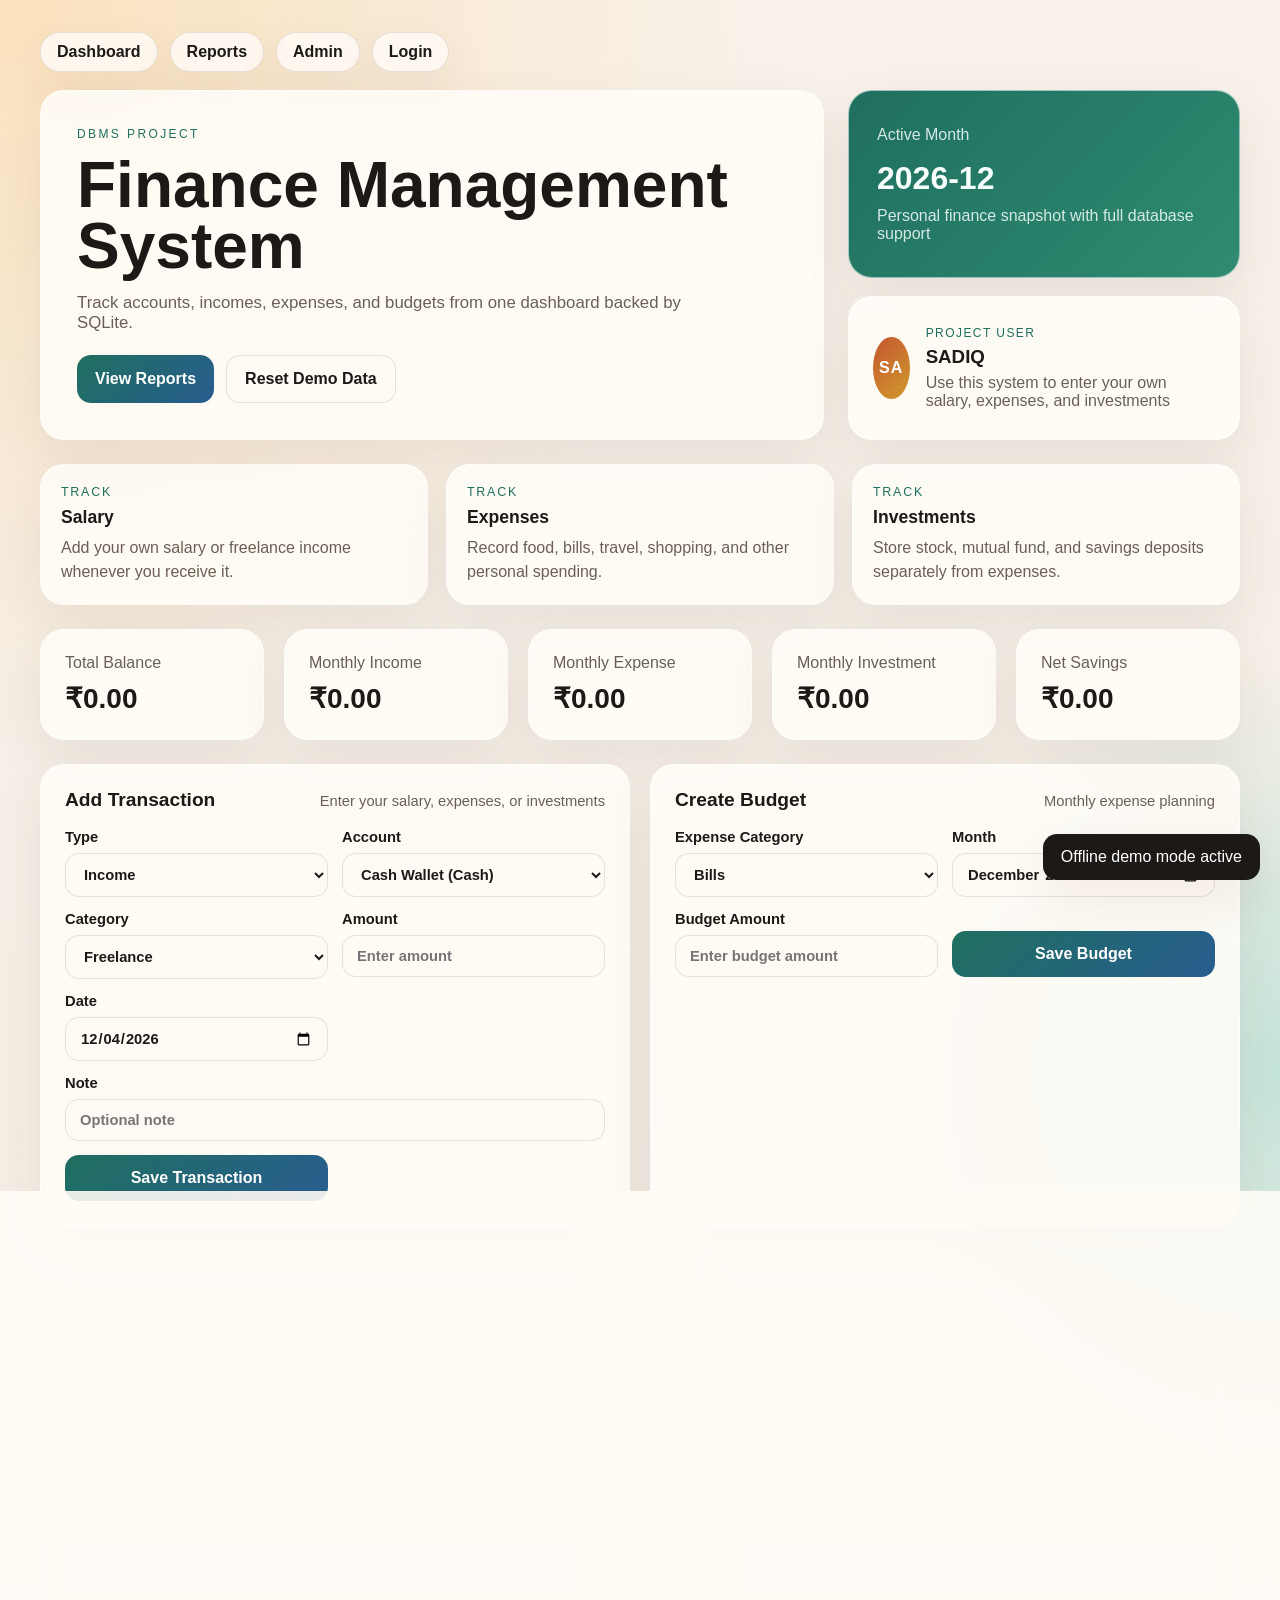
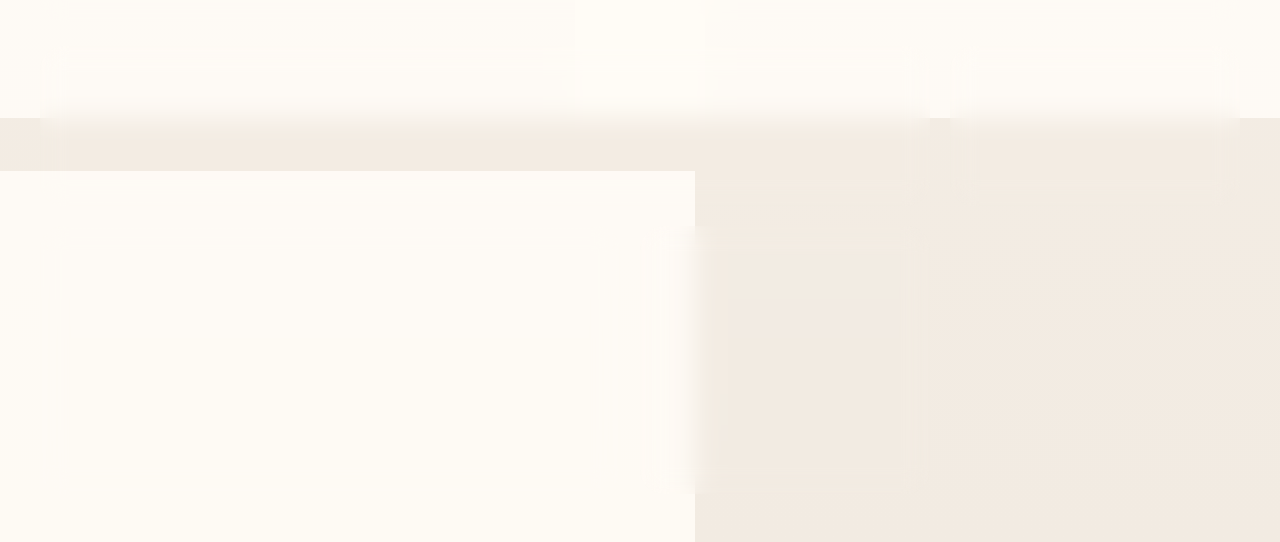
<file: static/index.html>
<!DOCTYPE html>
<html lang="en">
<head>
    <meta charset="UTF-8">
    <meta name="viewport" content="width=device-width, initial-scale=1.0">
    <title>Finance Management System</title>
    <link rel="stylesheet" href="styles.css">
</head>
<body>
    <div class="page-shell">
        <nav class="top-nav">
            <a href="index.html">Dashboard</a>
            <a href="reports.html">Reports</a>
            <a href="admin.html">Admin</a>
            <a href="login.html">Login</a>
        </nav>
        <header class="hero">
            <div class="hero-copy">
                <p class="eyebrow">DBMS Project</p>
                <h1>Finance Management System</h1>
                <p class="hero-text">
                    Track accounts, incomes, expenses, and budgets from one dashboard backed by SQLite.
                </p>
                <div class="hero-actions">
                    <a class="hero-link" href="reports.html">View Reports</a>
                    <button type="button" id="reset-demo-button" class="secondary-button">Reset Demo Data</button>
                </div>
            </div>
            <div class="hero-stack">
                <div class="hero-card">
                    <p>Active Month</p>
                    <h2 id="active-month">-</h2>
                    <span>Personal finance snapshot with full database support</span>
                </div>
                <div class="profile-card">
                    <div class="profile-badge">SA</div>
                    <div>
                        <p class="profile-label">Project User</p>
                        <h3>SADIQ</h3>
                        <span>Use this system to enter your own salary, expenses, and investments</span>
                    </div>
                </div>
            </div>
        </header>

        <section class="audience-strip">
            <div class="audience-card">
                <p>Track</p>
                <strong>Salary</strong>
                <span>Add your own salary or freelance income whenever you receive it.</span>
            </div>
            <div class="audience-card">
                <p>Track</p>
                <strong>Expenses</strong>
                <span>Record food, bills, travel, shopping, and other personal spending.</span>
            </div>
            <div class="audience-card">
                <p>Track</p>
                <strong>Investments</strong>
                <span>Store stock, mutual fund, and savings deposits separately from expenses.</span>
            </div>
        </section>

        <main>
            <section class="summary-grid">
                <article class="summary-card">
                    <p>Total Balance</p>
                    <h3 id="total-balance">Rs. 0</h3>
                </article>
                <article class="summary-card">
                    <p>Monthly Income</p>
                    <h3 id="monthly-income">Rs. 0</h3>
                </article>
                <article class="summary-card">
                    <p>Monthly Expense</p>
                    <h3 id="monthly-expense">Rs. 0</h3>
                </article>
                <article class="summary-card">
                    <p>Monthly Investment</p>
                    <h3 id="monthly-investment">Rs. 0</h3>
                </article>
                <article class="summary-card">
                    <p>Net Savings</p>
                    <h3 id="net-savings">Rs. 0</h3>
                </article>
            </section>

            <section class="content-grid">
                <div class="panel">
                    <div class="panel-head">
                        <h2>Add Transaction</h2>
                        <span>Enter your salary, expenses, or investments</span>
                    </div>
                    <form id="transaction-form" class="form-grid">
                        <label>
                            Type
                            <select name="type" id="transaction-type" required>
                                <option value="income">Income</option>
                                <option value="expense">Expense</option>
                                <option value="investment">Investment</option>
                            </select>
                        </label>
                        <label>
                            Account
                            <select name="account_id" id="transaction-account" required></select>
                        </label>
                        <label>
                            Category
                            <select name="category_id" id="transaction-category" required></select>
                        </label>
                        <label>
                            Amount
                            <input type="text" name="amount" inputmode="decimal" placeholder="Enter amount" required>
                        </label>
                        <label>
                            Date
                            <input type="date" name="transaction_date" id="transaction-date" required>
                        </label>
                        <label class="full-width">
                            Note
                            <input type="text" name="note" placeholder="Optional note">
                        </label>
                        <button type="submit">Save Transaction</button>
                    </form>
                </div>

                <div class="panel">
                    <div class="panel-head">
                        <h2>Create Budget</h2>
                        <span>Monthly expense planning</span>
                    </div>
                    <form id="budget-form" class="form-grid">
                        <label>
                            Expense Category
                            <select name="category_id" id="budget-category" required></select>
                        </label>
                        <label>
                            Month
                            <input type="month" name="month" id="budget-month" required>
                        </label>
                        <label>
                            Budget Amount
                            <input type="text" name="amount_limit" inputmode="decimal" placeholder="Enter budget amount" required>
                        </label>
                        <button type="submit">Save Budget</button>
                    </form>
                </div>

                <div class="panel">
                    <div class="panel-head">
                        <h2>Add Account</h2>
                        <span>Cash, bank, wallet and more</span>
                    </div>
                    <form id="account-form" class="form-grid compact">
                        <label>
                            Account Name
                            <input type="text" name="name" required>
                        </label>
                        <label>
                            Type
                            <input type="text" name="type" placeholder="Bank / Cash / UPI" required>
                        </label>
                        <label>
                            Opening Balance
                            <input type="text" name="balance" inputmode="decimal" placeholder="Enter opening balance" required>
                        </label>
                        <button type="submit">Add Account</button>
                    </form>
                </div>

                <div class="panel">
                    <div class="panel-head">
                        <h2>Add Category</h2>
                        <span>Custom income and expense groups</span>
                    </div>
                    <form id="category-form" class="form-grid compact">
                        <label>
                            Category Name
                            <input type="text" name="name" required>
                        </label>
                        <label>
                            Type
                            <select name="type" required>
                                <option value="income">Income</option>
                                <option value="expense">Expense</option>
                                <option value="investment">Investment</option>
                            </select>
                        </label>
                        <button type="submit">Add Category</button>
                    </form>
                </div>
            </section>

            <section class="content-grid lower-grid">
                <div class="panel wide-panel">
                    <div class="panel-head">
                        <h2>Recent Transactions</h2>
                        <span>Latest money movements</span>
                    </div>
                    <div class="table-wrap">
                        <table>
                            <thead>
                                <tr>
                                    <th>Date</th>
                                    <th>Type</th>
                                    <th>Category</th>
                                    <th>Account</th>
                                    <th>Amount</th>
                                    <th>Note</th>
                                </tr>
                            </thead>
                            <tbody id="transaction-table-body"></tbody>
                        </table>
                    </div>
                </div>

                <div class="panel">
                    <div class="panel-head">
                        <h2>Budget Progress</h2>
                        <span>Compare spending against limits</span>
                    </div>
                    <div id="budget-progress-list" class="stack-list"></div>
                </div>

                <div class="panel">
                    <div class="panel-head">
                        <h2>Expense Breakdown</h2>
                        <span>Monthly category insights</span>
                    </div>
                    <div id="expense-breakdown" class="stack-list"></div>
                </div>

                <div class="panel">
                    <div class="panel-head">
                        <h2>Accounts</h2>
                        <span>Available balance by source</span>
                    </div>
                    <div id="accounts-list" class="stack-list"></div>
                </div>
            </section>
        </main>
    </div>

    <div id="toast" class="toast hidden"></div>
    <script src="app.js"></script>
</body>
</html>
</file>
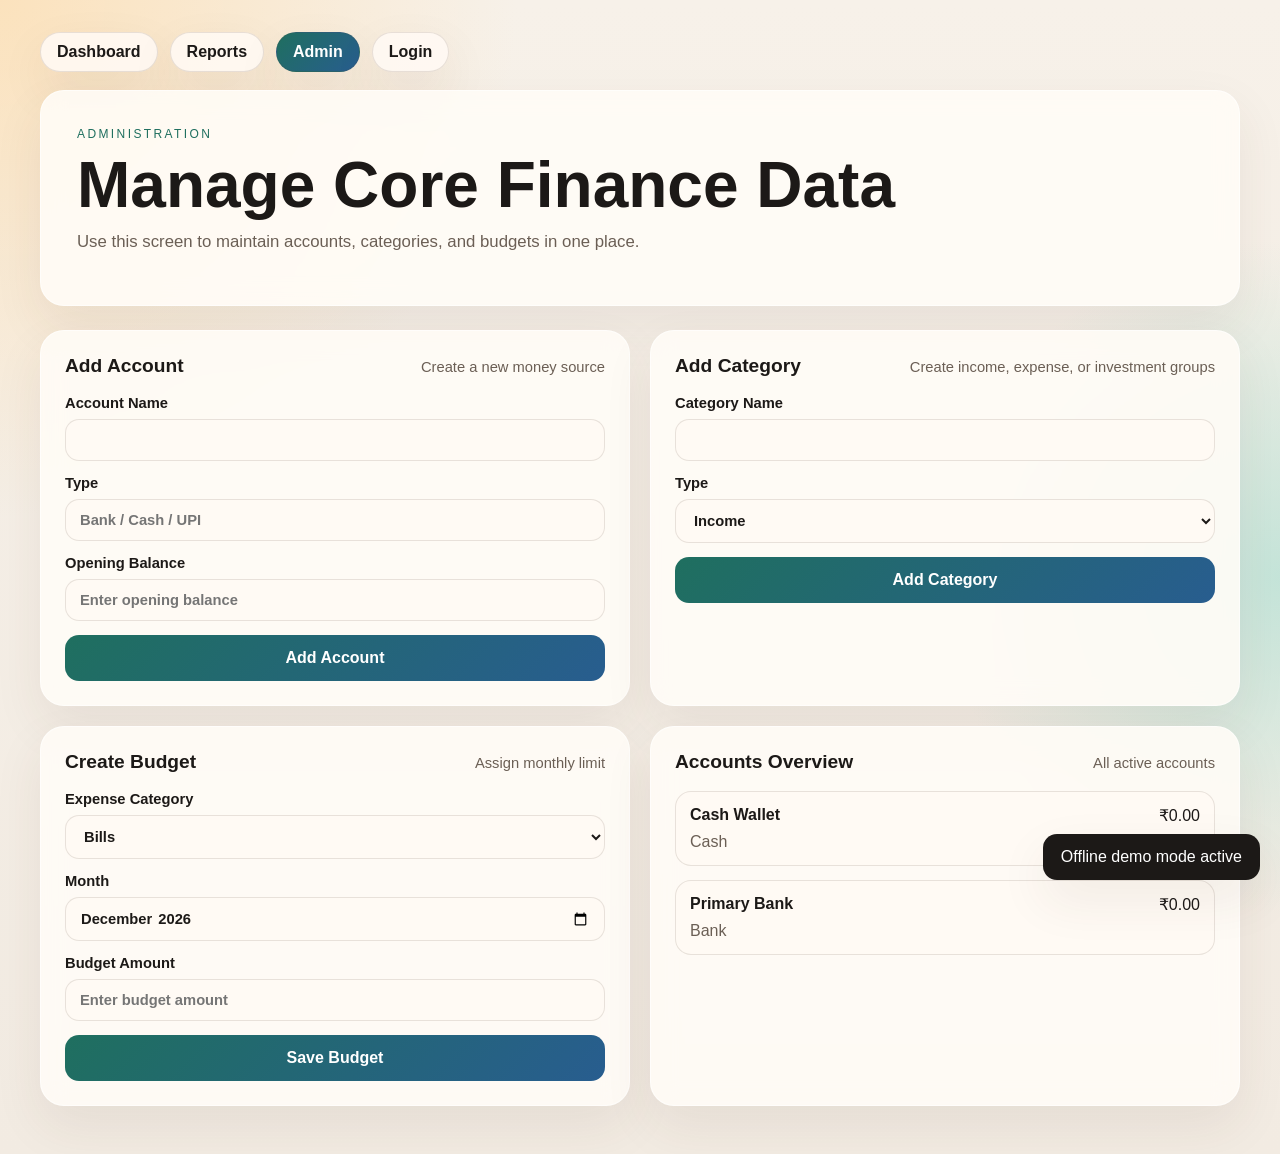
<file: static/admin.html>
<!DOCTYPE html>
<html lang="en">
<head>
    <meta charset="UTF-8">
    <meta name="viewport" content="width=device-width, initial-scale=1.0">
    <title>Finance Admin Panel</title>
    <link rel="stylesheet" href="styles.css">
</head>
<body>
    <div class="page-shell">
        <nav class="top-nav">
            <a href="index.html">Dashboard</a>
            <a href="reports.html">Reports</a>
            <a href="admin.html" class="active">Admin</a>
            <a href="login.html">Login</a>
        </nav>

        <header class="hero single-column">
            <div class="hero-copy">
                <p class="eyebrow">Administration</p>
                <h1>Manage Core Finance Data</h1>
                <p class="hero-text">Use this screen to maintain accounts, categories, and budgets in one place.</p>
            </div>
        </header>

        <section class="content-grid">
            <div class="panel">
                <div class="panel-head">
                    <h2>Add Account</h2>
                    <span>Create a new money source</span>
                </div>
                <form id="account-form" class="form-grid compact">
                    <label>
                        Account Name
                        <input type="text" name="name" required>
                    </label>
                    <label>
                        Type
                        <input type="text" name="type" placeholder="Bank / Cash / UPI" required>
                    </label>
                    <label>
                        Opening Balance
                        <input type="text" name="balance" inputmode="decimal" placeholder="Enter opening balance" required>
                    </label>
                    <button type="submit">Add Account</button>
                </form>
            </div>

            <div class="panel">
                <div class="panel-head">
                    <h2>Add Category</h2>
                    <span>Create income, expense, or investment groups</span>
                </div>
                <form id="category-form" class="form-grid compact">
                    <label>
                        Category Name
                        <input type="text" name="name" required>
                    </label>
                    <label>
                        Type
                        <select name="type" required>
                            <option value="income">Income</option>
                            <option value="expense">Expense</option>
                            <option value="investment">Investment</option>
                        </select>
                    </label>
                    <button type="submit">Add Category</button>
                </form>
            </div>

            <div class="panel">
                <div class="panel-head">
                    <h2>Create Budget</h2>
                    <span>Assign monthly limit</span>
                </div>
                <form id="budget-form" class="form-grid compact">
                    <label>
                        Expense Category
                        <select name="category_id" id="budget-category" required></select>
                    </label>
                    <label>
                        Month
                        <input type="month" name="month" id="budget-month" required>
                    </label>
                    <label>
                        Budget Amount
                        <input type="text" name="amount_limit" inputmode="decimal" placeholder="Enter budget amount" required>
                    </label>
                    <button type="submit">Save Budget</button>
                </form>
            </div>

            <div class="panel">
                <div class="panel-head">
                    <h2>Accounts Overview</h2>
                    <span>All active accounts</span>
                </div>
                <div id="accounts-list" class="stack-list"></div>
            </div>
        </section>
    </div>

    <div id="toast" class="toast hidden"></div>
    <script src="app.js"></script>
</body>
</html>
</file>
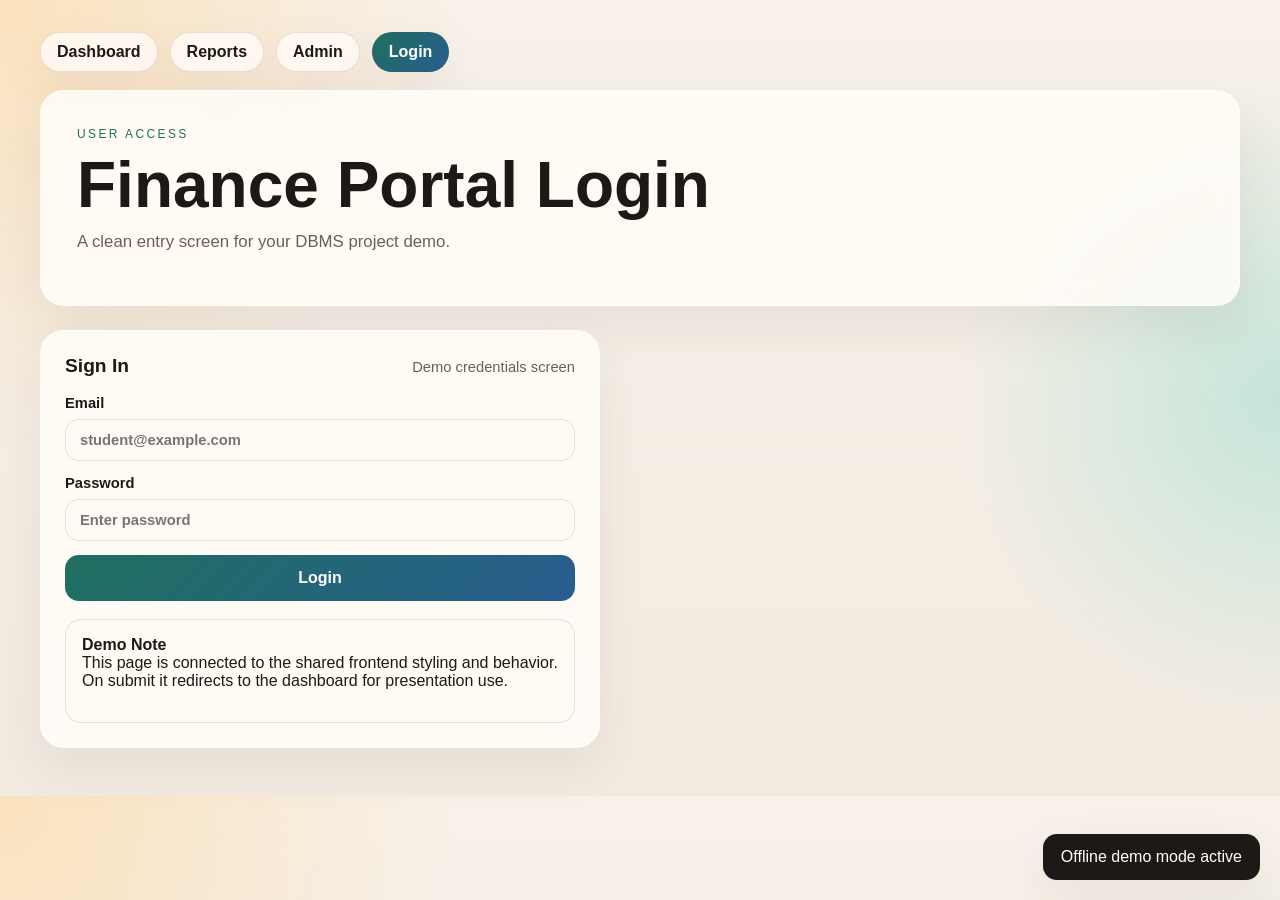
<file: static/login.html>
<!DOCTYPE html>
<html lang="en">
<head>
    <meta charset="UTF-8">
    <meta name="viewport" content="width=device-width, initial-scale=1.0">
    <title>Finance System Login</title>
    <link rel="stylesheet" href="styles.css">
</head>
<body>
    <div class="page-shell">
        <nav class="top-nav">
            <a href="index.html">Dashboard</a>
            <a href="reports.html">Reports</a>
            <a href="admin.html">Admin</a>
            <a href="login.html" class="active">Login</a>
        </nav>

        <section class="hero single-column">
            <div class="hero-copy">
                <p class="eyebrow">User Access</p>
                <h1>Finance Portal Login</h1>
                <p class="hero-text">A clean entry screen for your DBMS project demo.</p>
            </div>
        </section>

        <section class="content-grid single-panel">
            <div class="panel auth-panel">
                <div class="panel-head">
                    <h2>Sign In</h2>
                    <span>Demo credentials screen</span>
                </div>
                <form class="form-grid compact" id="login-form">
                    <label>
                        Email
                        <input type="email" name="email" placeholder="student@example.com" required>
                    </label>
                    <label>
                        Password
                        <input type="password" name="password" placeholder="Enter password" required>
                    </label>
                    <button type="submit">Login</button>
                </form>
                <div class="info-card">
                    <strong>Demo Note</strong>
                    <p>This page is connected to the shared frontend styling and behavior. On submit it redirects to the dashboard for presentation use.</p>
                </div>
            </div>
        </section>
    </div>

    <div id="toast" class="toast hidden"></div>
    <script src="app.js"></script>
</body>
</html>
</file>
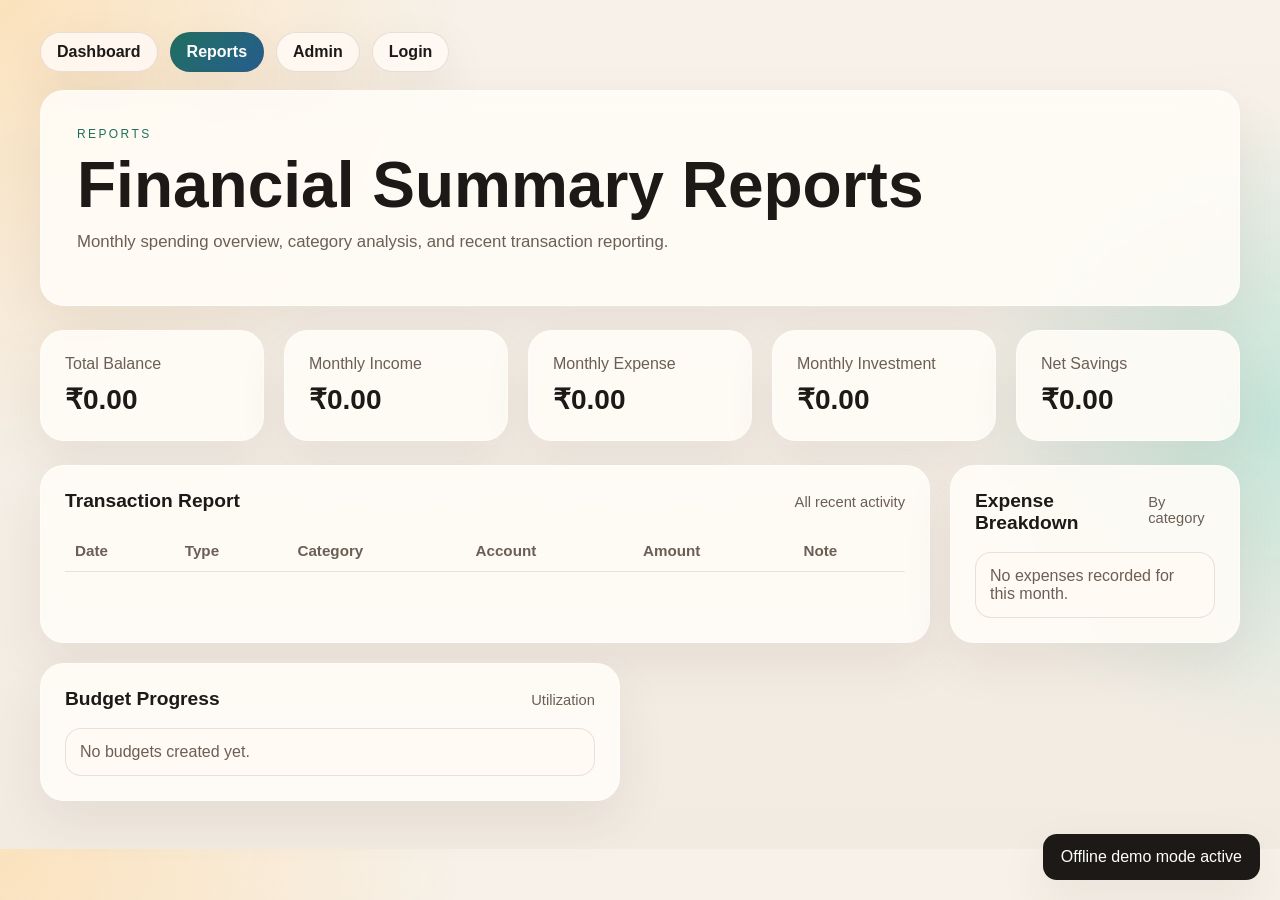
<file: static/reports.html>
<!DOCTYPE html>
<html lang="en">
<head>
    <meta charset="UTF-8">
    <meta name="viewport" content="width=device-width, initial-scale=1.0">
    <title>Finance Reports</title>
    <link rel="stylesheet" href="styles.css">
</head>
<body>
    <div class="page-shell">
        <nav class="top-nav">
            <a href="index.html">Dashboard</a>
            <a href="reports.html" class="active">Reports</a>
            <a href="admin.html">Admin</a>
            <a href="login.html">Login</a>
        </nav>

        <header class="hero single-column">
            <div class="hero-copy">
                <p class="eyebrow">Reports</p>
                <h1>Financial Summary Reports</h1>
                <p class="hero-text">Monthly spending overview, category analysis, and recent transaction reporting.</p>
            </div>
        </header>

        <section class="summary-grid">
            <article class="summary-card">
                <p>Total Balance</p>
                <h3 id="total-balance">Rs. 0</h3>
            </article>
            <article class="summary-card">
                <p>Monthly Income</p>
                <h3 id="monthly-income">Rs. 0</h3>
            </article>
            <article class="summary-card">
                <p>Monthly Expense</p>
                <h3 id="monthly-expense">Rs. 0</h3>
            </article>
            <article class="summary-card">
                <p>Monthly Investment</p>
                <h3 id="monthly-investment">Rs. 0</h3>
            </article>
            <article class="summary-card">
                <p>Net Savings</p>
                <h3 id="net-savings">Rs. 0</h3>
            </article>
        </section>

        <section class="content-grid lower-grid">
            <div class="panel wide-panel">
                <div class="panel-head">
                    <h2>Transaction Report</h2>
                    <span>All recent activity</span>
                </div>
                <div class="table-wrap">
                    <table>
                        <thead>
                            <tr>
                                <th>Date</th>
                                <th>Type</th>
                                <th>Category</th>
                                <th>Account</th>
                                <th>Amount</th>
                                <th>Note</th>
                            </tr>
                        </thead>
                        <tbody id="transaction-table-body"></tbody>
                    </table>
                </div>
            </div>
            <div class="panel">
                <div class="panel-head">
                    <h2>Expense Breakdown</h2>
                    <span>By category</span>
                </div>
                <div id="expense-breakdown" class="stack-list"></div>
            </div>
            <div class="panel">
                <div class="panel-head">
                    <h2>Budget Progress</h2>
                    <span>Utilization</span>
                </div>
                <div id="budget-progress-list" class="stack-list"></div>
            </div>
        </section>
    </div>

    <div id="toast" class="toast hidden"></div>
    <script src="app.js"></script>
</body>
</html>
</file>
<file: static/styles.css>
:root {
    --bg: #f4efe7;
    --panel: rgba(255, 252, 247, 0.9);
    --panel-strong: #fffaf4;
    --text: #1c1917;
    --muted: #6b5f55;
    --line: rgba(94, 75, 58, 0.14);
    --accent: #1f6f5f;
    --income: #177245;
    --expense: #c4552f;
    --shadow: 0 20px 50px rgba(74, 53, 34, 0.08);
}

* {
    box-sizing: border-box;
}

body {
    margin: 0;
    font-family: "Segoe UI", Tahoma, Geneva, Verdana, sans-serif;
    color: var(--text);
    background:
        radial-gradient(circle at top left, rgba(255, 214, 153, 0.55), transparent 30%),
        radial-gradient(circle at right, rgba(185, 226, 214, 0.8), transparent 24%),
        linear-gradient(180deg, #f7f1e9 0%, #f2ebe2 100%);
}

.page-shell {
    width: min(1200px, calc(100% - 32px));
    margin: 32px auto 48px;
}

.top-nav {
    display: flex;
    gap: 12px;
    flex-wrap: wrap;
    margin-bottom: 18px;
}

.top-nav a {
    text-decoration: none;
    color: var(--text);
    background: rgba(255, 250, 244, 0.88);
    border: 1px solid var(--line);
    padding: 10px 16px;
    border-radius: 999px;
    font-weight: 700;
    box-shadow: var(--shadow);
}

.top-nav a.active {
    background: linear-gradient(135deg, #1f6f5f, #285d8f);
    color: white;
}

.hero {
    display: grid;
    grid-template-columns: 2fr 1fr;
    gap: 24px;
    align-items: stretch;
    margin-bottom: 24px;
}

.hero-stack {
    display: grid;
    gap: 18px;
}

.single-column {
    grid-template-columns: 1fr;
}

.hero-copy,
.hero-card,
.panel,
.summary-card {
    background: var(--panel);
    backdrop-filter: blur(12px);
    border: 1px solid rgba(255, 255, 255, 0.55);
    border-radius: 24px;
    box-shadow: var(--shadow);
}

.hero-copy {
    padding: 36px;
}

.hero-actions {
    display: flex;
    gap: 12px;
    flex-wrap: wrap;
    margin-top: 22px;
}

.hero-link,
.secondary-button {
    display: inline-flex;
    align-items: center;
    justify-content: center;
    text-decoration: none;
    min-height: 48px;
}

.hero-link {
    background: linear-gradient(135deg, #1f6f5f, #285d8f);
    color: white;
    padding: 12px 18px;
    border-radius: 14px;
    font-weight: 700;
}

.eyebrow {
    text-transform: uppercase;
    letter-spacing: 0.2em;
    font-size: 12px;
    color: var(--accent);
    margin-bottom: 14px;
}

h1,
h2,
h3,
p {
    margin-top: 0;
}

h1 {
    font-size: clamp(2.2rem, 5vw, 4.2rem);
    line-height: 0.95;
    margin-bottom: 16px;
}

.hero-text {
    max-width: 640px;
    color: var(--muted);
    font-size: 1.05rem;
}

.hero-card {
    padding: 28px;
    display: flex;
    flex-direction: column;
    justify-content: center;
    background: linear-gradient(135deg, #1f6f5f, #2f8b71);
    color: #f6fffb;
}

.profile-card,
.audience-card {
    background: var(--panel);
    backdrop-filter: blur(12px);
    border: 1px solid rgba(255, 255, 255, 0.55);
    border-radius: 24px;
    box-shadow: var(--shadow);
}

.profile-card {
    display: flex;
    gap: 16px;
    align-items: center;
    padding: 22px 24px;
}

.profile-badge {
    width: 62px;
    height: 62px;
    border-radius: 50%;
    display: grid;
    place-items: center;
    background: linear-gradient(135deg, #c4552f, #d19b2d);
    color: white;
    font-weight: 800;
    letter-spacing: 0.08em;
}

.profile-label {
    color: var(--accent);
    margin-bottom: 6px;
    text-transform: uppercase;
    letter-spacing: 0.12em;
    font-size: 0.75rem;
}

.profile-card h3 {
    margin-bottom: 6px;
}

.profile-card span {
    color: var(--muted);
}

.audience-strip {
    display: grid;
    grid-template-columns: repeat(3, 1fr);
    gap: 18px;
    margin-bottom: 24px;
}

.audience-card {
    padding: 20px;
}

.audience-card p {
    color: var(--accent);
    font-size: 0.78rem;
    text-transform: uppercase;
    letter-spacing: 0.14em;
    margin-bottom: 8px;
}

.audience-card strong {
    display: block;
    font-size: 1.1rem;
    margin-bottom: 8px;
}

.audience-card span {
    color: var(--muted);
    line-height: 1.5;
}

.hero-card p,
.hero-card span {
    color: rgba(246, 255, 251, 0.84);
}

.hero-card h2 {
    font-size: 2rem;
    margin-bottom: 10px;
}

.summary-grid,
.content-grid {
    display: grid;
    gap: 20px;
}

.summary-grid {
    grid-template-columns: repeat(5, 1fr);
    margin-bottom: 24px;
}

.summary-card {
    padding: 24px;
}

.summary-card p {
    color: var(--muted);
    margin-bottom: 10px;
}

.summary-card h3 {
    font-size: 1.75rem;
    margin-bottom: 0;
}

.content-grid {
    grid-template-columns: repeat(2, 1fr);
    margin-bottom: 24px;
}

.lower-grid {
    grid-template-columns: 2fr 1fr 1fr;
}

.wide-panel {
    grid-column: span 2;
}

.panel {
    padding: 24px;
}

.single-panel {
    grid-template-columns: 1fr;
}

.panel-head {
    display: flex;
    justify-content: space-between;
    gap: 12px;
    align-items: baseline;
    margin-bottom: 18px;
}

.panel-head h2 {
    margin-bottom: 0;
    font-size: 1.2rem;
}

.panel-head span {
    color: var(--muted);
    font-size: 0.92rem;
}

.form-grid {
    display: grid;
    grid-template-columns: repeat(2, 1fr);
    gap: 14px;
}

.form-grid.compact {
    grid-template-columns: 1fr;
}

.full-width {
    grid-column: 1 / -1;
}

label {
    display: flex;
    flex-direction: column;
    gap: 8px;
    font-weight: 600;
    font-size: 0.92rem;
}

input,
select,
button {
    font: inherit;
    border-radius: 14px;
}

input,
select {
    border: 1px solid var(--line);
    background: var(--panel-strong);
    padding: 12px 14px;
    color: var(--text);
}

button {
    border: none;
    background: linear-gradient(135deg, #1f6f5f, #285d8f);
    color: white;
    font-weight: 700;
    padding: 14px 18px;
    cursor: pointer;
    align-self: end;
}

.secondary-button {
    background: rgba(255, 250, 244, 0.84);
    color: var(--text);
    border: 1px solid var(--line);
    padding: 12px 18px;
    font-weight: 700;
}

.table-wrap {
    overflow-x: auto;
}

table {
    width: 100%;
    border-collapse: collapse;
}

th,
td {
    text-align: left;
    padding: 12px 10px;
    border-bottom: 1px solid var(--line);
    font-size: 0.95rem;
}

th {
    color: var(--muted);
    font-weight: 700;
}

.stack-list {
    display: flex;
    flex-direction: column;
    gap: 14px;
}

.stack-item {
    padding: 14px;
    border-radius: 16px;
    background: var(--panel-strong);
    border: 1px solid var(--line);
}

.stack-item-head {
    display: flex;
    justify-content: space-between;
    gap: 12px;
    margin-bottom: 8px;
}

.stack-item p {
    margin-bottom: 0;
    color: var(--muted);
}

.progress {
    width: 100%;
    height: 10px;
    border-radius: 999px;
    background: #ece3d8;
    overflow: hidden;
    margin-top: 10px;
}

.progress > span {
    display: block;
    height: 100%;
    border-radius: inherit;
    background: linear-gradient(90deg, #d19b2d, #c4552f);
}

.chip {
    display: inline-flex;
    align-items: center;
    padding: 4px 10px;
    border-radius: 999px;
    font-size: 0.8rem;
    font-weight: 700;
}

.chip.income {
    background: rgba(23, 114, 69, 0.12);
    color: var(--income);
}

.chip.expense {
    background: rgba(196, 85, 47, 0.12);
    color: var(--expense);
}

.chip.investment {
    background: rgba(40, 93, 143, 0.14);
    color: #285d8f;
}

.toast {
    position: fixed;
    right: 20px;
    bottom: 20px;
    background: #1c1917;
    color: white;
    padding: 14px 18px;
    border-radius: 14px;
    box-shadow: var(--shadow);
}

.auth-panel {
    max-width: 560px;
}

.info-card {
    margin-top: 18px;
    padding: 16px;
    border-radius: 16px;
    background: var(--panel-strong);
    border: 1px solid var(--line);
}

.hidden {
    display: none;
}

@media (max-width: 980px) {
    .hero,
    .audience-strip,
    .summary-grid,
    .content-grid,
    .lower-grid {
        grid-template-columns: 1fr;
    }

    .wide-panel {
        grid-column: auto;
    }
}

@media (max-width: 640px) {
    .page-shell {
        width: min(100% - 20px, 100%);
        margin: 20px auto 36px;
    }

    .hero-copy,
    .hero-card,
    .profile-card,
    .audience-card,
    .panel,
    .summary-card {
        border-radius: 20px;
    }

    .hero-copy,
    .panel {
        padding: 18px;
    }

    .form-grid {
        grid-template-columns: 1fr;
    }
}
</file>
